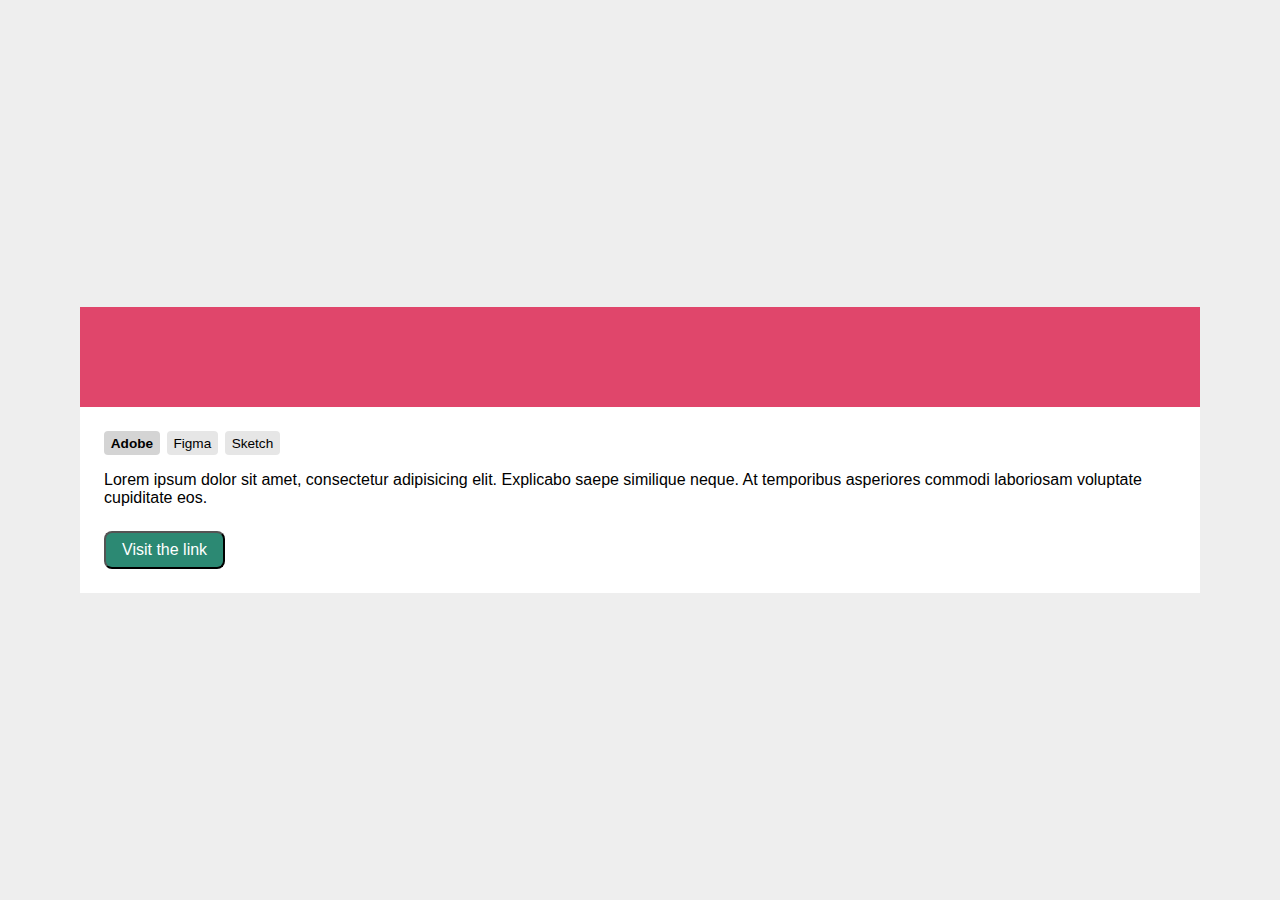
<file: exemplo-bem-css/index.html>
<!DOCTYPE html>
<html lang="pt-br">
<head>
    <meta charset="UTF-8">
    <meta name="viewport" content="width=device-width, initial-scale=1.0">
    <title>CSS BEM exemplo</title>
    <link rel="stylesheet" href="./css/main.css">
</head>
<body>
    <section class="card">
        <div class="card__header">           
        </div>
        <div class="card__content">
            <ul class="card__list">
                <li class="card__item card__item--active">Adobe</li>
                <li class="card__item">Figma</li>
                <li class="card__item">Sketch</li>
            </ul>
            <p class="card__description">
                Lorem ipsum dolor sit amet, consectetur adipisicing elit. Explicabo saepe similique neque. At temporibus asperiores commodi laboriosam voluptate cupiditate eos.
            </p>
            <button class="card__button">
                Visit the link
            </button>
        </div>
    </section>
</body>
</html>
</file>
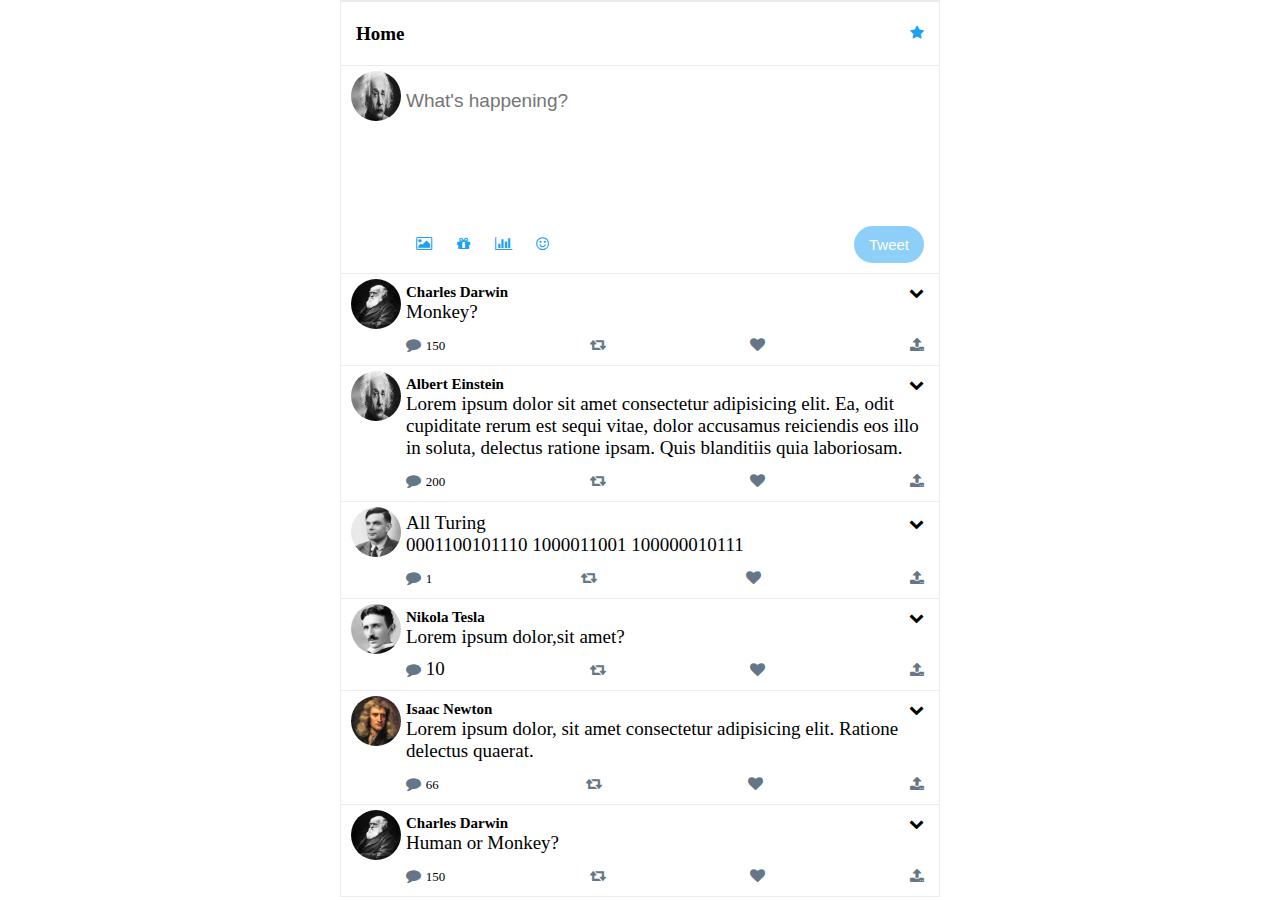
<file: twitter/index.html>
<!DOCTYPE html>
<html lang="pt-br">
<head>
    <meta charset="UTF-8">
    <meta name="viewport" content="width=device-width, initial-scale=1.0">
    <title>twitter - css BOM</title>
    <link
      href="https://stackpath.bootstrapcdn.com/font-awesome/4.7.0/css/font-awesome.min.css"
      rel="stylesheet"
      integrity="sha384-wvfXpqpZZVQGK6TAh5PVlGOfQNHSoD2xbE+QkPxCAFlNEevoEH3Sl0sibVcOQVnN"
      crossorigin="anonymous"
    />
    <link rel="stylesheet" href="./css/main.css">
</head>
<body>
    <section class="tweets">
        <div class="container container--no-hover">
            <header class="header">
                <sapn class="header__title">Home</sapn>
                <div class="header__icon">
                    <i class="icon fa fa-star"></i>
                </div>
            </header>
        </div>

        <div class="container container--no-hover">
            <section class="post margin--negative">
                <div class="user__image">
                    <img src="./img/albert-einstein.jpg" alt="user photo">
                </div>
                <form class="post__form margin">
                    <div class="input">
                        <input type="text" placeholder="What's happening?">
                    </div>
                    <div class="post__buttons">
                        <div>
                            <i class="fa fa-image icon icon--post-tweet"></i>
                            <i class="fa fa-gift icon icon--post-tweet"></i>
                            <i class="fa fa-bar-chart icon icon--post-tweet"></i>
                            <i class="fa fa-smile-o icon icon--post-tweet"></i>
                        </div>
                        <button class="button button--tweet" type="submit">Tweet</button>
                    </div>
                </form>
            </section>
        </div>


        <div class="container">
            <section class="tweet margin--negative">
              <div class="user__image">
                <img src="./img/charles-darwin.jpg" alt="user x photo" />
              </div>
              <div class="tweet__container margin">
                <header class="tweet__header">
                  <div class="tweet__header-title">
                    Charles Darwin
                  </div>
                  <i class="fa fa-chevron-down icon"></i>
                </header>
                <div class="tweet__content">
                  Monkey?
                </div>
                <div class="tweet__buttons">
                  <div>
                    <i class="fa fa-comment icon icon--tweet"></i>
                    <span class="tweet__icon-number">150</span>
                  </div>
                  <div>
                    <i class="fa fa-retweet icon icon--tweet"></i>
                  </div>
                  <div>
                    <i class="fa fa-heart icon icon--tweet"></i>
                  </div>
                  <div>
                    <i class="fa fa-upload icon icon--tweet"></i>
                  </div>
                </div>
              </div>
            </section>
          </div>

        <div class="container">
            <section class="tweet margin--negative">
                <div class="user__image">
                    <img src="./img/albert-einstein.jpg" alt="user X photo">
                </div>
                <div class="tweet__container margin" >
                    <header class="tweet__header">
                        <div class="tweet__header-title">
                            Albert Einstein
                        </div>
                        <i class="fa fa-chevron-down icon"></i>
                    </header>
                    <div class="tweet__content">
                        Lorem ipsum dolor sit amet consectetur adipisicing elit. Ea, odit cupiditate rerum est sequi vitae, dolor accusamus reiciendis eos illo in soluta, delectus ratione ipsam. Quis blanditiis quia laboriosam.
                    </div>
                    <div class="tweet__buttons">
                        <div>
                            <i class="fa fa-comment icon icon--tweet"></i>
                            <span class="tweet__icon-number">200</span>
                        </div>
                        <div>
                            <i class="fa fa-retweet icon icon--tweet"></i>
                        </div>
                        <div>
                            <i class="fa fa-heart icon icon--tweet"></i>
                        </div>
                        <div>
                            <i class="fa fa-upload icon icon--tweet"></i>
                        </div>
                    </div>
                </div>
            </section>
        </div>

        <div class="container">
            <section class="tweet margin--negative">
                <div class="user__image">
                    <img src="./img/allan-turing.jpg" alt=" user X photo">
                </div>
                <div class="tweet__container margin">
                    <header class="tweet__header">
                        <div class="tweet_header-title">
                            All Turing
                        </div>
                        <i class="fa fa-chevron-down icon"></i>
                    </header>
                    <div class="tweet_content">
                        0001100101110 1000011001 100000010111
                    </div>
                    <div class="tweet__buttons">
                        <div>
                            <i class="fa fa-comment icon icon--tweet"></i>
                            <span class="tweet__icon-number">1</span>
                        </div>
                        <div>
                            <i class="fa fa-retweet icon icon--tweet"></i>
                        </div>
                        <div>
                            <i class="fa fa-heart icon icon--tweet"></i>
                        </div>
                        <div>
                            <i class="fa fa-upload icon icon--tweet"></i>
                        </div>
                    </div>
                </div>
            </section>
        </div>


        <div class="container">
            <section class="tweet margin--negative">
                <div class="user__image">
                    <img src="./img/nikola-tesla.jpg" alt="user X photo">
                </div>
                <div class="tweet__container margin">
                    <header class="tweet__header">
                        <div class="tweet__header-title">
                            Nikola Tesla
                        </div>
                        <i class="fa fa-chevron-down icon"></i>
                    </header>
                    <div class="tweet__content">
                        Lorem ipsum dolor,sit amet?
                    </div>
                    <div class="tweet__buttons">
                        <div>
                            <i class="fa fa-comment icon icon--tweet"></i>
                            <span>10</span>
                        </div>
                        <div>
                            <i class="fa fa-retweet icon icon--tweet"></i>
                        </div>
                        <div>
                            <i class="fa fa-heart icon icon--tweet"></i>
                        </div>
                        <div>
                            <i class="fa fa-upload icon icon--tweet"></i>
                        </div>
                    </div>
                </div>
            </section>
        </div>

            <div class="container">
                <section class="tweet margin--negative">
                  <div class="user__image">
                    <img src="./img/isaac-newton.jpg" alt="user x photo" />
                  </div>
                  <div class="tweet__container margin">
                    <header class="tweet__header">
                      <div class="tweet__header-title">
                        Isaac Newton
                      </div>
                      <i class="fa fa-chevron-down icon"></i>
                    </header>
                    <div class="tweet__content">
                      Lorem ipsum dolor, sit amet consectetur adipisicing elit. Ratione
                      delectus quaerat.
                    </div>
                    <div class="tweet__buttons">
                      <div>
                        <i class="fa fa-comment icon icon--tweet"></i>
                        <span class="tweet__icon-number">66</span>
                      </div>
                      <div>
                        <i class="fa fa-retweet icon icon--tweet"></i>
                      </div>
                      <div>
                        <i class="fa fa-heart icon icon--tweet"></i>
                      </div>
                      <div>
                        <i class="fa fa-upload icon icon--tweet"></i>
                      </div>
                    </div>
                  </div>
                </section>
              </div>
        
              <div class="container">
                <section class="tweet margin--negative">
                  <div class="user__image">
                    <img src="./img/charles-darwin.jpg" alt="user x photo" />
                  </div>
                  <div class="tweet__container margin">
                    <header class="tweet__header">
                      <div class="tweet__header-title">
                        Charles Darwin
                      </div>
                      <i class="fa fa-chevron-down icon"></i>
                    </header>
                    <div class="tweet__content">
                      Human or Monkey?
                    </div>
                    <div class="tweet__buttons">
                      <div>
                        <i class="fa fa-comment icon icon--tweet"></i>
                        <span class="tweet__icon-number">150</span>
                      </div>
                      <div>
                        <i class="fa fa-retweet icon icon--tweet"></i>
                      </div>
                      <div>
                        <i class="fa fa-heart icon icon--tweet"></i>
                      </div>
                      <div>
                        <i class="fa fa-upload icon icon--tweet"></i>
                      </div>
                    </div>
                  </div>
                </section>



        </div>
    </section>
    
</body>
</html>
</file>
<file: exemplo-bem-css/css/main.css>
body,
html{
    margin:0;
    height: 100vh;

}

body{
    background:#eee;
    height: 100vh;
    display:grid;
    place-content:center;
    font-family:sans-serif;
}

.card{
    padding:0 5em;
}

.card__header{
    height:100px;
    width:100%;
    background:#e0466b;
}

.card__content{
    padding:1.5em;
    background:white;
}

.card__list{
    list-style-type: none;
    display:flex;
    margin:0;
    padding: 0;
}

.card__item{
    padding:0.3em 0.5em;
    margin-right: 0.5em;
    background:#e6e6e6;
    border-radius:0.3em;
    font-size:0.85em;
}

.card__item--active{
    background:#d4d4d4;
    font-weight: bold;
}

.card__button{
    background: #2c8973;
    color:#fff;
    font-size:1em;
    padding:0.5em 1em;
    border-radius:0.5em;
    margin-top:0.5em;
    cursor: pointer;
}

.card__button:hover{
    background:#267764;
}
</file>
<file: twitter/css/main.css>
*{
    box-sizing: border-box;
}

body{
    margin:0;
    font-size:19px;
}

:root{
    --main-blue:rgb(29,161,242);
    --main-blue-light:rgba(29,161,242,0.2);
    --main-white:white;
    --main-gray:rgb(101,119,134);
    --main-gray-light:rgb(245,248, 250);
}

.margin{
    margin:5px;
}

.margin--negative{
    margin-right:-5px;
    margin-left:-5px;
}

.tweets{
    margin:0 auto;
    border:1px solid rgb(230, 236, 240);
    min-width: 300px;
    max-width:600px;
}

.container{
    padding:5px 15px;
    border-top:1px solid rgb(230, 236, 240);
}

.container:hover{
    background-color:var(--main-gray-light)
}

.container--no-hover:hover{
    background-color: var(--main-white);
}

.header{
    display:flex;
    justify-content: space-between;
    align-items:center;
    height:53px;
}

.header__title{
    font-weight: bold;
}

.header__icon{
    font-size:15px;
    color:var(--main-blue);
}

.user__image{
    height: 50px;
    width:50px;
}
.user__image > img{
    height: 100%;
    width:100%;
    border-radius: 100%;
}

.post{
    display:flex;
}
/* .post__image{

} */

.post__form{
    flex:1;
}

.post__buttons{
    display:flex;
    justify-content: space-between;
    margin-top:100px;
}

.input input{
    width:100%;
    height: 50px;
    padding:10px 0px;
    font-size:19px;
    border:none;
}
.input input:focus{
    outline:none;
}


.button{
    border:none;
    border-radius:20px;
    padding:10px 15px;
    font-size:15px;
}

.button--tweet{
    background-color:var(--main-blue);
    color:var(--main-white);
    opacity:0.5;
}

.icon{
    font-size:15px;
    cursor:pointer;
}

.icon:hover{
    background-color:var(--main-blue-light);
    color:var(--main-blue);
    border-radius:100%;
}

.icon--tweet{
    color:var(--main-gray)
}

.icon--post-tweet{
    padding:10px;
    color:var(--main-blue);
}

.tweet{
    display:flex;
}

.tweet__container{
    flex:1;
}

.tweet__buttons{
    display:flex;
    justify-content: space-between;
    margin-top:10px;
}

.tweet__icon-number{
    font-size:13px;
}

.tweet__header{
    display:flex;
    justify-content: space-between;
    align-items:center;
   
}

.tweet__header-title{
    font-size:15px;
    font-weight: bold;
}
</file>
